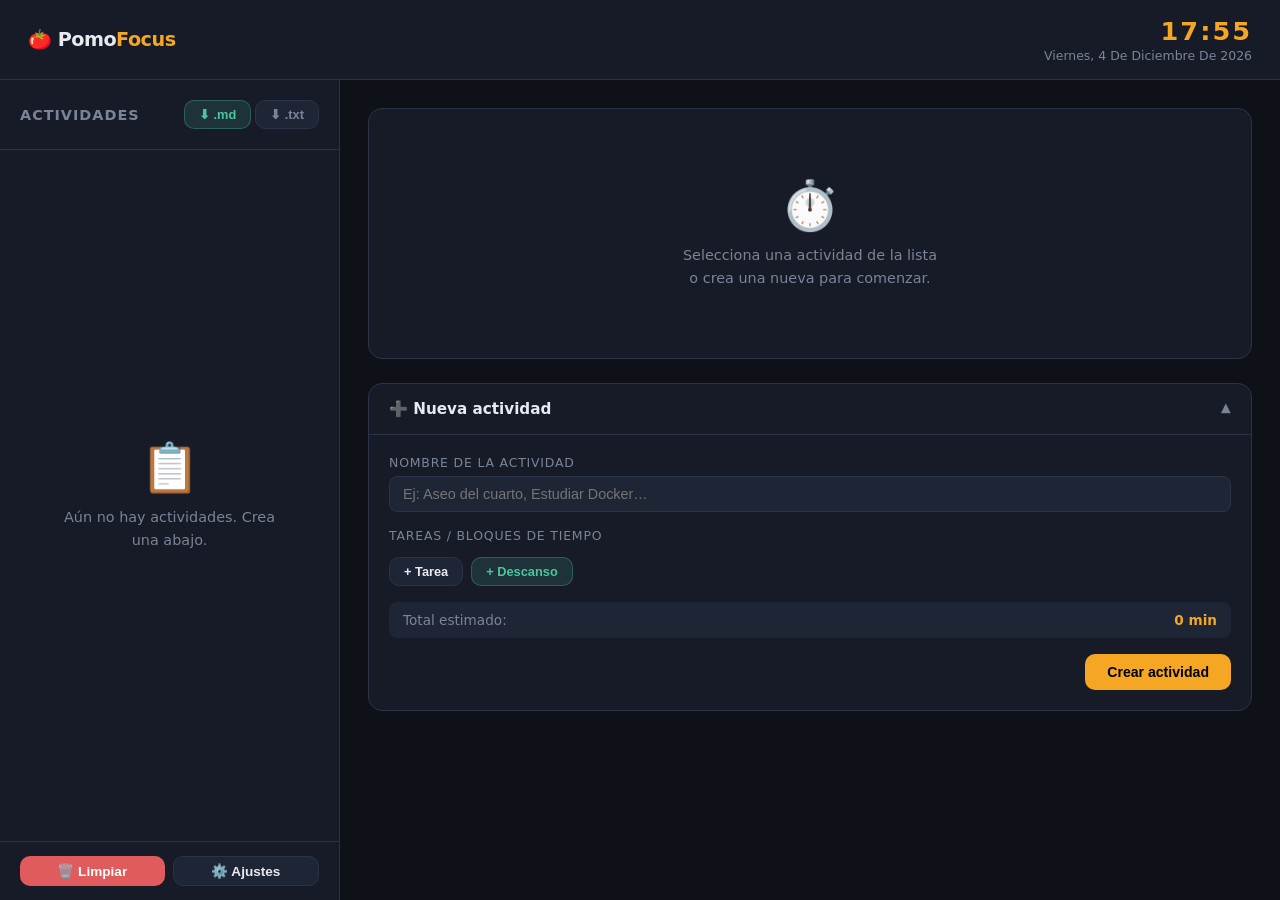
<file: index.html>
<!DOCTYPE html>
<html lang="es">
<head>
<meta charset="UTF-8">
<meta name="viewport" content="width=device-width, initial-scale=1.0">
<title>Planificador Pomodoro</title>
<link rel="manifest" href="manifest.json">
<link rel="icon" type="image/png" href="icon-192.png">
<meta name="theme-color" content="#f5a623">
<link rel="apple-touch-icon" href="icon-192.png">
<link rel="stylesheet" href="styles.css">
</head>
<body>

<header>
  <div class="logo">🍅 Pomo<span>Focus</span></div>
  <div class="datetime">
    <div class="time" id="clock">--:--</div>
    <div class="date" id="dateDisplay"></div>
  </div>
</header>

<div class="app">

  <!-- SIDEBAR -->
  <aside class="sidebar">
    <div class="sidebar-header">
      <h2>Actividades</h2>
      <div class="export-btns">
        <button class="btn btn-small btn-md" onclick="exportActivities('md')" title="Exportar como Markdown">⬇ .md</button>
        <button class="btn btn-small btn-txt" onclick="exportActivities('txt')" title="Exportar como texto plano">⬇ .txt</button>
      </div>
    </div>
    <div class="activity-list" id="activityList">
      <div class="empty-state" id="sidebarEmpty">
        <div class="icon">📋</div>
        <p>Aún no hay actividades. Crea una abajo.</p>
      </div>
    </div>

    <div class="sidebar-footer">
      <button class="btn btn-small btn-danger" onclick="clearAllActivities()">🗑️ Limpiar</button>
      <button class="btn btn-small btn-secondary" onclick="toggleAudioSettings()">⚙️ Ajustes</button>
    </div>
    
  </aside>

  <!-- MAIN -->
  <main class="main">

    <!-- TIMER PANEL -->
    <section class="timer-panel" id="timerPanel">

      <div class="empty-state" id="timerEmpty">
        <div class="icon">⏱️</div>
        <p>Selecciona una actividad de la lista<br>o crea una nueva para comenzar.</p>
      </div>

      <!-- FIX #1: eliminado display:none duplicado; ahora oculto solo con id, controlado por JS -->
      <div id="timerActive" style="display:none; width:100%; flex-direction:column; align-items:center; gap:16px;">

        <div style="text-align:center;">
          <div class="act-title" id="timerActTitle">—</div>
          <div class="task-name" id="timerTaskName">—</div>
        </div>

        <div class="ring-wrap">
          <svg viewBox="0 0 180 180" width="180" height="180">
            <circle class="ring-bg" cx="90" cy="90" r="80"/>
            <circle class="ring-fg" id="ringFg" cx="90" cy="90" r="80"
              stroke-dasharray="502.65"
              stroke-dashoffset="0"
              stroke="var(--accent)"/>
          </svg>
          <div class="ring-text">
            <div class="t-time" id="ringTime">00:00</div>
            <div class="t-label" id="ringLabel">listo</div>
          </div>
        </div>

        <div class="progress-bar-wrap">
          <div class="progress-steps" id="progressSteps"></div>
        </div>

        <div class="timer-controls">
          <button class="btn btn-primary" id="btnPlay" onclick="playPause()">▶ Iniciar</button>
          <button class="btn btn-secondary" id="btnNext" onclick="nextTask()">Siguiente ›</button>
          <button class="btn btn-secondary btn-small" onclick="resetTimer()">↺</button>
        </div>

        <div id="completeBadge" style="display:none;">
          <div class="complete-badge">✅ Actividad completada</div>
        </div>

      </div>
    </section>

    <!-- CREATE FORM -->
    <section class="create-panel">
      <div class="create-panel-header" onclick="toggleForm()">
        <h3>➕ Nueva actividad</h3>
        <span class="chevron open" id="chevron">▼</span>
      </div>
      <div class="create-panel-body" id="formBody">
        <div class="field">
          <label>Nombre de la actividad</label>
          <input type="text" id="actName" placeholder="Ej: Aseo del cuarto, Estudiar Docker…">
        </div>
        <div class="field">
          <label>Tareas / bloques de tiempo</label>
          <div class="tasks-builder" id="taskRows"></div>
          <div class="add-task-btns" style="margin-top:8px;">
            <button class="btn btn-secondary btn-small" onclick="addTaskRow(false)">+ Tarea</button>
            <button class="btn btn-small btn-md" onclick="addTaskRow(true)">+ Descanso</button>
          </div>
        </div>
        <div class="total-preview" id="totalPreview">
          Total estimado: <span>0 min</span>
        </div>
        <button class="btn btn-primary" onclick="createActivity()" style="align-self:flex-end;">Crear actividad</button>
      </div>
    </section>

  </main>
</div>

<div id="audioSettingsModal" class="settings-modal hidden">
  <div class="settings-content">
    <div class="settings-header">
      <h3>⚙️ Audio y Alarmas</h3>
      <button class="close-btn" onclick="toggleAudioSettings()">✕</button>
    </div>
    <div class="settings-body">
      <div class="field">
        <label>Volumen general</label>
        <input type="range" id="volSlider" min="0" max="1" step="0.1" value="0.8" onchange="updateVolume(this.value)">
      </div>
      <div class="field">
        <label>Tipo de Alarma</label>
        <select id="soundTypeSel" class="custom-select" onchange="changeSoundType(this.value)">
          <option value="default">Sonidos por defecto</option>
          <option value="custom">Sonido personalizado</option>
        </select>
      </div>
      <div class="field" id="customSoundField" style="display:none;">
        <label>Seleccionar archivo de audio</label>
        <input type="file" id="audioFileInput" accept="audio/*" onchange="handleFileUpload(event)" style="font-size:0.8rem; padding:4px;">
        <small style="color:var(--muted); font-size:0.75rem; display:block; margin-top:6px;">El audio se codificará y guardará en tu navegador.</small>
      </div>
    </div>
  </div>
</div>

<div id="editActivityModal" class="settings-modal hidden">
  <div class="settings-content" style="max-width: 420px;">
    <div class="settings-header">
      <h3>✏️ Editar Actividad</h3>
      <button class="close-btn" onclick="closeEditModal()">✕</button>
    </div>
    <div class="settings-body" style="max-height: 75vh; overflow-y: auto;">
      <input type="hidden" id="editActIndex">
      <div class="field">
        <label>Nombre de la actividad</label>
        <input type="text" id="editActName">
      </div>
      <div class="field">
        <label>Tareas y tiempos</label>
        <div class="tasks-builder" id="editTaskRows"></div>
        <div class="add-task-btns" style="margin-top:8px;">
          <button class="btn btn-secondary btn-small" onclick="addEditTaskRow(false)">+ Tarea</button>
          <button class="btn btn-small btn-md" onclick="addEditTaskRow(true)">+ Descanso</button>
        </div>
      </div>
      <div class="total-preview">
        Total recalculado: <span id="editTotalSpan" style="color:var(--accent); font-weight:700;">0 min</span>
      </div>
      <button class="btn btn-primary" onclick="saveActivityEdit()" style="margin-top: 4px;">Guardar Cambios</button>
    </div>
  </div>
</div>
<script src="app.js"></script>
</body>
</html>
</file>
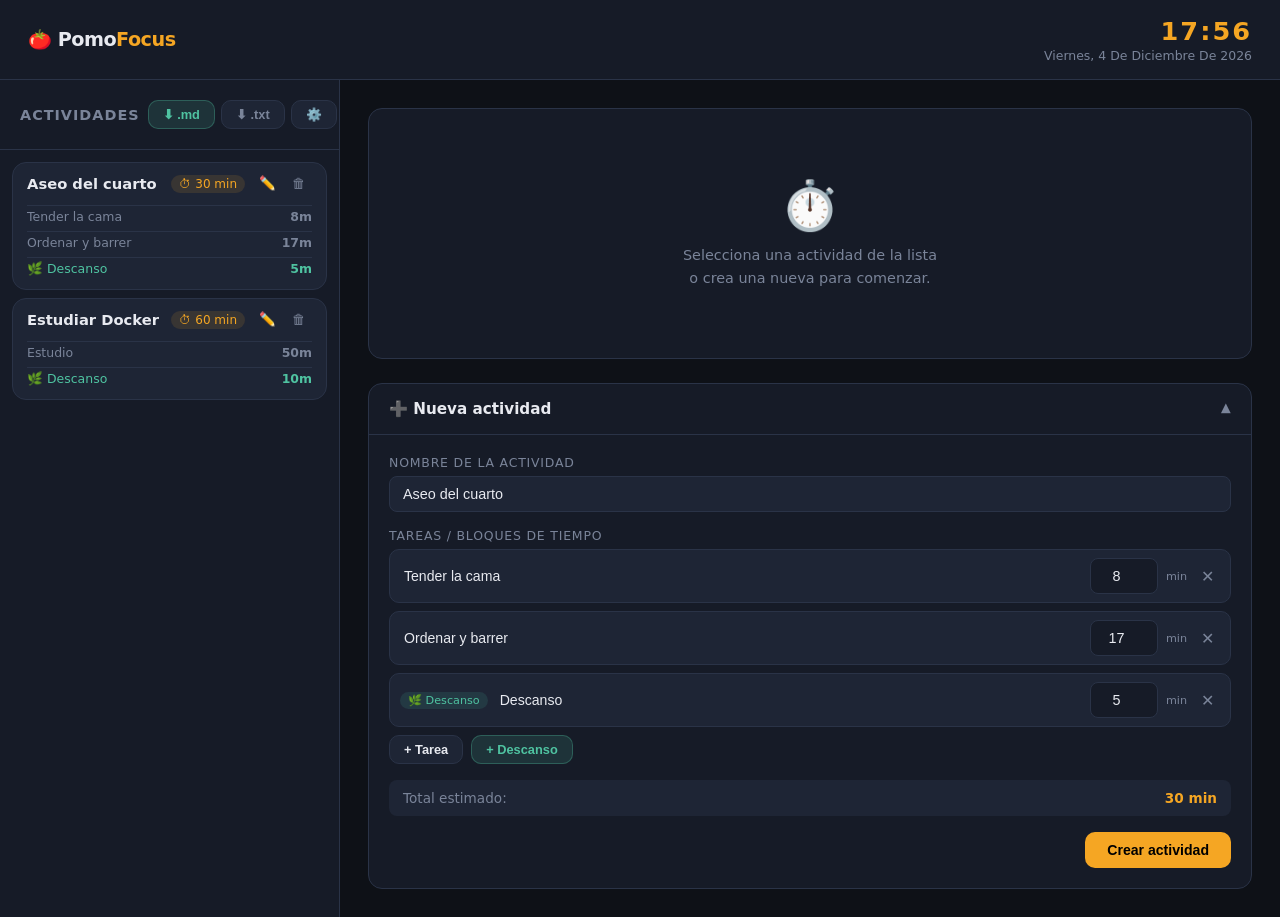
<file: pomofocus.html>
<!DOCTYPE html>
<html lang="es">
<head>
<meta charset="UTF-8">
<meta name="viewport" content="width=device-width, initial-scale=1.0">
<title>Planificador Pomodoro</title>
<link rel="manifest" href="manifest.json">
<link rel="icon" type="image/png" href="icon-192.png">
<meta name="theme-color" content="#f5a623">
<link rel="apple-touch-icon" href="icon-192.png">
<style>
  * { margin: 0; padding: 0; box-sizing: border-box; }
  :root {
    --bg:      #0e1117;
    --surface: #161b27;
    --card:    #1e2535;
    --border:  #2a3347;
    --accent:  #f5a623;
    --accent2: #e05c5c;
    --rest:    #4fc3a1;
    --text:    #e8eaf0;
    --muted:   #7a8499;
    --radius:  14px;
  }
  body { background:var(--bg); color:var(--text); font-family:'Segoe UI',system-ui,sans-serif; min-height:100vh; display:flex; flex-direction:column; }

  /* HEADER */
  header { background:var(--surface); border-bottom:1px solid var(--border); padding:16px 28px; display:flex; align-items:center; justify-content:space-between; flex-wrap:wrap; gap:12px; }
  .logo { font-size:1.2rem; font-weight:700; letter-spacing:-0.5px; }
  .logo span { color:var(--accent); }
  .datetime { text-align:right; }
  .datetime .time { font-size:1.6rem; font-weight:700; letter-spacing:2px; color:var(--accent); }
  .datetime .date { font-size:0.78rem; color:var(--muted); margin-top:2px; text-transform:capitalize; }

  /* LAYOUT */
  .app { display:flex; flex:1; min-height:0; }

  /* SIDEBAR */
  .sidebar { width:340px; min-width:280px; background:var(--surface); border-right:1px solid var(--border); display:flex; flex-direction:column; overflow:hidden; }
  .sidebar-header { padding:20px; border-bottom:1px solid var(--border); display:flex; justify-content:space-between; align-items:center; gap:8px; }
  .sidebar-header h2 { font-size:0.9rem; font-weight:600; color:var(--muted); text-transform:uppercase; letter-spacing:1px; }
  .export-btns { display:flex; gap:6px; flex-shrink:0; }

  .activity-list { flex:1; overflow-y:auto; padding:12px; display:flex; flex-direction:column; gap:8px; }
  .activity-list::-webkit-scrollbar { width:4px; }
  .activity-list::-webkit-scrollbar-track { background:transparent; }
  .activity-list::-webkit-scrollbar-thumb { background:var(--border); border-radius:4px; }

  .activity-card { background:var(--card); border:1px solid var(--border); border-radius:var(--radius); overflow:hidden; transition:border-color .2s; }
  .activity-card:hover { border-color:var(--accent); }
  .activity-card.active { border-color:var(--accent); }

  .activity-card-head { padding:12px 14px; display:flex; justify-content:space-between; align-items:flex-start; gap:8px; }
  .activity-card-head .name { font-size:0.92rem; font-weight:600; cursor:pointer; flex:1; }
  .activity-card-head .total { font-size:0.75rem; color:var(--accent); background:rgba(245,166,35,.12); border-radius:20px; padding:2px 8px; white-space:nowrap; flex-shrink:0; }
  .delete-btn { background:none; border:none; cursor:pointer; color:var(--muted); font-size:0.85rem; padding:2px 6px; border-radius:6px; transition:color .15s, background .15s; flex-shrink:0; line-height:1; }
  .delete-btn:hover { color:var(--accent2); background:rgba(224,92,92,.12); }

  .activity-card-tasks { padding:0 14px 10px; display:flex; flex-direction:column; gap:4px; cursor:pointer; }
  .task-pill { display:flex; justify-content:space-between; align-items:center; font-size:0.78rem; color:var(--muted); padding:3px 0; border-top:1px solid var(--border); }
  .task-pill.is-rest { color:var(--rest); }
  .task-pill .pill-min { font-weight:600; }

  /* MAIN */
  .main { flex:1; display:flex; flex-direction:column; overflow-y:auto; padding:28px; gap:24px; }

  /* TIMER PANEL */
  .timer-panel { background:var(--surface); border:1px solid var(--border); border-radius:var(--radius); padding:28px; display:flex; flex-direction:column; align-items:center; gap:18px; }
  .timer-panel .act-title { font-size:1.1rem; font-weight:700; }
  .timer-panel .task-name { font-size:0.88rem; color:var(--muted); }

  .ring-wrap { position:relative; width:180px; height:180px; }
  .ring-wrap svg { transform:rotate(-90deg); }
  .ring-bg { fill:none; stroke:var(--border); stroke-width:10; }
  .ring-fg { fill:none; stroke-width:10; stroke-linecap:round; transition:stroke-dashoffset .5s linear, stroke .4s; }
  .ring-text { position:absolute; inset:0; display:flex; flex-direction:column; align-items:center; justify-content:center; gap:2px; }
  .ring-text .t-time { font-size:2.4rem; font-weight:700; letter-spacing:2px; }
  .ring-text .t-label { font-size:0.7rem; color:var(--muted); text-transform:uppercase; letter-spacing:1px; }

  .timer-controls { display:flex; gap:10px; }
  .btn { border:none; cursor:pointer; border-radius:10px; font-size:0.88rem; font-weight:600; padding:10px 22px; transition:opacity .15s, transform .1s; }
  .btn:hover { opacity:.85; }
  .btn:active { transform:scale(.96); }
  .btn:disabled { opacity:.35; cursor:not-allowed; }
  .btn-primary { background:var(--accent); color:#000; }
  .btn-secondary { background:var(--card); color:var(--text); border:1px solid var(--border); }
  .btn-danger { background:var(--accent2); color:#fff; }
  .btn-small { padding:6px 14px; font-size:0.8rem; }
  .btn-md { background:rgba(79,195,161,.15); color:var(--rest); border:1px solid rgba(79,195,161,.3); }
  .btn-txt { background:var(--card); color:var(--muted); border:1px solid var(--border); }

  .progress-bar-wrap { width:100%; }
  .progress-steps { display:flex; gap:4px; width:100%; }
  .prog-step { flex:1; height:5px; border-radius:4px; background:var(--border); transition:background .3s; }
  .prog-step.done { background:var(--accent); }
  .prog-step.active { background:var(--accent); opacity:.5; }
  .prog-step.is-rest.done { background:var(--rest); }
  .prog-step.is-rest.active { background:var(--rest); opacity:.5; }

  /* CREATE FORM */
  .create-panel { background:var(--surface); border:1px solid var(--border); border-radius:var(--radius); overflow:hidden; }
  .create-panel-header { padding:16px 20px; border-bottom:1px solid var(--border); display:flex; justify-content:space-between; align-items:center; cursor:pointer; user-select:none; }
  .create-panel-header h3 { font-size:0.95rem; font-weight:600; }
  .chevron { transition:transform .2s; font-size:0.8rem; color:var(--muted); }
  .chevron.open { transform:rotate(180deg); }
  .create-panel-body { padding:20px; display:flex; flex-direction:column; gap:16px; }
  .create-panel-body.hidden { display:none; }

  .field label { display:block; font-size:0.78rem; color:var(--muted); margin-bottom:6px; text-transform:uppercase; letter-spacing:.8px; }
  input[type="text"], input[type="number"] { background:var(--card); border:1px solid var(--border); border-radius:8px; color:var(--text); padding:9px 13px; font-size:0.9rem; outline:none; width:100%; transition:border-color .2s; }
  input:focus { border-color:var(--accent); }

  .tasks-builder { display:flex; flex-direction:column; gap:8px; }
  .task-row { display:flex; gap:8px; align-items:center; background:var(--card); border:1px solid var(--border); border-radius:10px; padding:8px 10px; }
  .task-row input[type="text"] { flex:1; border:none; background:transparent; padding:4px 6px; }
  .task-row input[type="text"]:focus { border:none; box-shadow:none; }
  .task-row .min-input { width:68px; flex-shrink:0; text-align:center; border:1px solid var(--border); background:var(--surface); }
  .task-row .rest-tag { font-size:0.7rem; color:var(--rest); background:rgba(79,195,161,.12); border-radius:20px; padding:2px 8px; white-space:nowrap; }
  .task-row .remove-btn { background:none; border:none; color:var(--muted); cursor:pointer; font-size:1rem; padding:2px 6px; }
  .task-row .remove-btn:hover { color:var(--accent2); }

  .add-task-btns { display:flex; gap:8px; }
  .total-preview { font-size:0.85rem; color:var(--muted); padding:10px 14px; background:var(--card); border-radius:8px; display:flex; justify-content:space-between; }
  .total-preview span { color:var(--accent); font-weight:700; }

  /* EMPTY / COMPLETE */
  .empty-state { flex:1; display:flex; flex-direction:column; align-items:center; justify-content:center; color:var(--muted); gap:10px; padding:40px; text-align:center; }
  .empty-state .icon { font-size:3rem; }
  .empty-state p { font-size:0.9rem; max-width:280px; line-height:1.6; }
  .complete-badge { display:inline-flex; align-items:center; gap:6px; background:rgba(79,195,161,.15); color:var(--rest); border-radius:20px; padding:6px 16px; font-size:0.88rem; font-weight:600; }

  @media (max-width:700px) {
    .sidebar { width:100%; min-width:unset; border-right:none; border-bottom:1px solid var(--border); max-height:240px; }
    .app { flex-direction:column; }
    .main { padding:16px; }
  }
  /* MODAL CONFIGURACION DE SONIDO */
  .settings-modal { position:fixed; inset:0; background:rgba(0,0,0,0.6); display:flex; align-items:center; justify-content:center; z-index:100; backdrop-filter:blur(3px); }
  .settings-modal.hidden { display:none; }
  .settings-content { background:var(--surface); border:1px solid var(--border); border-radius:var(--radius); width:90%; max-width:350px; overflow:hidden; box-shadow:0 10px 30px rgba(0,0,0,0.5); }
  .settings-header { padding:16px 20px; border-bottom:1px solid var(--border); display:flex; justify-content:space-between; align-items:center; }
  .settings-header h3 { font-size:0.95rem; font-weight:600; }
  .close-btn { background:none; border:none; color:var(--muted); font-size:1.1rem; cursor:pointer; }
  .close-btn:hover { color:var(--accent2); }
  .settings-body { padding:20px; display:flex; flex-direction:column; gap:16px; }
  input[type="range"] { width:100%; accent-color:var(--accent); cursor:pointer; }
  select.custom-select { width:100%; padding:9px 12px; background:var(--card); color:var(--text); border:1px solid var(--border); border-radius:8px; outline:none; font-size:0.9rem; }
  select.custom-select:focus { border-color:var(--accent); }
</style>
</head>
<body>

<header>
  <div class="logo">🍅 Pomo<span>Focus</span></div>
  <div class="datetime">
    <div class="time" id="clock">--:--</div>
    <div class="date" id="dateDisplay"></div>
  </div>
</header>

<div class="app">

  <!-- SIDEBAR -->
  <aside class="sidebar">
    <div class="sidebar-header">
      <h2>Actividades</h2>
      <div class="export-btns">
        <button class="btn btn-small btn-md" onclick="exportActivities('md')" title="Exportar como Markdown">⬇ .md</button>
        <button class="btn btn-small btn-txt" onclick="exportActivities('txt')" title="Exportar como texto plano">⬇ .txt</button>
        <button class="btn btn-small btn-secondary" onclick="toggleAudioSettings()" title="Configuración de sonido">⚙️</button>
      </div>
    </div>
    <div class="activity-list" id="activityList">
      <div class="empty-state" id="sidebarEmpty">
        <div class="icon">📋</div>
        <p>Aún no hay actividades. Crea una abajo.</p>
      </div>
    </div>
  </aside>

  <!-- MAIN -->
  <main class="main">

    <!-- TIMER PANEL -->
    <section class="timer-panel" id="timerPanel">

      <div class="empty-state" id="timerEmpty">
        <div class="icon">⏱️</div>
        <p>Selecciona una actividad de la lista<br>o crea una nueva para comenzar.</p>
      </div>

      <!-- FIX #1: eliminado display:none duplicado; ahora oculto solo con id, controlado por JS -->
      <div id="timerActive" style="display:none; width:100%; flex-direction:column; align-items:center; gap:16px;">

        <div style="text-align:center;">
          <div class="act-title" id="timerActTitle">—</div>
          <div class="task-name" id="timerTaskName">—</div>
        </div>

        <div class="ring-wrap">
          <svg viewBox="0 0 180 180" width="180" height="180">
            <circle class="ring-bg" cx="90" cy="90" r="80"/>
            <circle class="ring-fg" id="ringFg" cx="90" cy="90" r="80"
              stroke-dasharray="502.65"
              stroke-dashoffset="0"
              stroke="var(--accent)"/>
          </svg>
          <div class="ring-text">
            <div class="t-time" id="ringTime">00:00</div>
            <div class="t-label" id="ringLabel">listo</div>
          </div>
        </div>

        <div class="progress-bar-wrap">
          <div class="progress-steps" id="progressSteps"></div>
        </div>

        <div class="timer-controls">
          <button class="btn btn-primary" id="btnPlay" onclick="playPause()">▶ Iniciar</button>
          <button class="btn btn-secondary" id="btnNext" onclick="nextTask()">Siguiente ›</button>
          <button class="btn btn-secondary btn-small" onclick="resetTimer()">↺</button>
        </div>

        <div id="completeBadge" style="display:none;">
          <div class="complete-badge">✅ Actividad completada</div>
        </div>

      </div>
    </section>

    <!-- CREATE FORM -->
    <section class="create-panel">
      <div class="create-panel-header" onclick="toggleForm()">
        <h3>➕ Nueva actividad</h3>
        <span class="chevron open" id="chevron">▼</span>
      </div>
      <div class="create-panel-body" id="formBody">
        <div class="field">
          <label>Nombre de la actividad</label>
          <input type="text" id="actName" placeholder="Ej: Aseo del cuarto, Estudiar Docker…">
        </div>
        <div class="field">
          <label>Tareas / bloques de tiempo</label>
          <div class="tasks-builder" id="taskRows"></div>
          <div class="add-task-btns" style="margin-top:8px;">
            <button class="btn btn-secondary btn-small" onclick="addTaskRow(false)">+ Tarea</button>
            <button class="btn btn-small btn-md" onclick="addTaskRow(true)">+ Descanso</button>
          </div>
        </div>
        <div class="total-preview" id="totalPreview">
          Total estimado: <span>0 min</span>
        </div>
        <button class="btn btn-primary" onclick="createActivity()" style="align-self:flex-end;">Crear actividad</button>
      </div>
    </section>

  </main>
</div>

<div id="audioSettingsModal" class="settings-modal hidden">
  <div class="settings-content">
    <div class="settings-header">
      <h3>⚙️ Audio y Alarmas</h3>
      <button class="close-btn" onclick="toggleAudioSettings()">✕</button>
    </div>
    <div class="settings-body">
      <div class="field">
        <label>Volumen general</label>
        <input type="range" id="volSlider" min="0" max="1" step="0.1" value="0.8" onchange="updateVolume(this.value)">
      </div>
      <div class="field">
        <label>Tipo de Alarma</label>
        <select id="soundTypeSel" class="custom-select" onchange="changeSoundType(this.value)">
          <option value="default">Sonidos por defecto</option>
          <option value="custom">Sonido personalizado</option>
        </select>
      </div>
      <div class="field" id="customSoundField" style="display:none;">
        <label>Seleccionar archivo de audio</label>
        <input type="file" id="audioFileInput" accept="audio/*" onchange="handleFileUpload(event)" style="font-size:0.8rem; padding:4px;">
        <small style="color:var(--muted); font-size:0.75rem; display:block; margin-top:6px;">El audio se codificará y guardará en tu navegador.</small>
      </div>
    </div>
  </div>
</div>

<div id="editActivityModal" class="settings-modal hidden">
  <div class="settings-content" style="max-width: 420px;">
    <div class="settings-header">
      <h3>✏️ Editar Actividad</h3>
      <button class="close-btn" onclick="closeEditModal()">✕</button>
    </div>
    <div class="settings-body" style="max-height: 75vh; overflow-y: auto;">
      <input type="hidden" id="editActIndex">
      <div class="field">
        <label>Nombre de la actividad</label>
        <input type="text" id="editActName">
      </div>
      <div class="field">
        <label>Tareas y tiempos</label>
        <div class="tasks-builder" id="editTaskRows"></div>
        <div class="add-task-btns" style="margin-top:8px;">
          <button class="btn btn-secondary btn-small" onclick="addEditTaskRow(false)">+ Tarea</button>
          <button class="btn btn-small btn-md" onclick="addEditTaskRow(true)">+ Descanso</button>
        </div>
      </div>
      <div class="total-preview">
        Total recalculado: <span id="editTotalSpan" style="color:var(--accent); font-weight:700;">0 min</span>
      </div>
      <button class="btn btn-primary" onclick="saveActivityEdit()" style="margin-top: 4px;">Guardar Cambios</button>
    </div>
  </div>
</div>

<script>

// ── SERVICE WORKER REGISTRATION ────────────────────────
if ('serviceWorker' in navigator) {
  window.addEventListener('load', () => {
    navigator.serviceWorker.register('./sw.js')
      .then(reg => console.log('✅ Service Worker registrado con éxito.', reg.scope))
      .catch(err => console.warn('⚠️ Error al registrar el Service Worker', err));
  });
}

// ── STATE ──────────────────────────────────────────────
let activities = [];
let activeIdx  = null;
let taskIdx    = 0;
let remaining  = 0;
let totalSecs  = 0;
let running    = false;
let timerID    = null;

// ── AUDIO ENGINE (NIVEL EXPERTO) ───────────────────────
const AudioEngine = {
  volume: 0.8,
  soundType: 'default', // 'default', 'custom'
  customAudioData: null,
  isNativeAndroid: false, // Flag preparado para futuro puente nativo (WebView)

  init() {
    // Recuperar preferencias guardadas en el navegador
    this.volume = parseFloat(localStorage.getItem('pomo_volume')) || 0.8;
    this.soundType = localStorage.getItem('pomo_soundType') || 'default';
    this.customAudioData = localStorage.getItem('pomo_customAudio') || null;
    
    // Detección futura para entorno Android (Inyección de interfaz)
    if (window.AndroidNativeBridge) {
      this.isNativeAndroid = true;
    }
  },

  playAlert(isRest) {
    if (this.isNativeAndroid) {
      // Futuro: Llamar a la API nativa de Android
      // window.AndroidNativeBridge.triggerNativeAlarm(isRest);
      console.log("📱 [Nativo] Reproduciendo alarma desde SO Android");
      return;
    }

    // Entorno actual: Ejecución Web
    let src = '';
    if (this.soundType === 'custom' && this.customAudioData) {
      src = this.customAudioData;
    } else {
      // Sonidos por defecto
      src = isRest 
        ? 'https://actions.google.com/sounds/v1/water/water_drop.ogg' 
        : 'https://actions.google.com/sounds/v1/alarms/beep_short.ogg'; 
    }

    const audio = new Audio(src);
    audio.volume = this.volume;
    
    audio.play().catch(err => {
      console.warn("El navegador bloqueó el audio automático. Requiere interacción previa.", err);
    });
  }
};

// Inicializar el motor
AudioEngine.init();

// ── CLOCK ──────────────────────────────────────────────
const DAYS   = ['domingo','lunes','martes','miércoles','jueves','viernes','sábado'];
const MONTHS = ['enero','febrero','marzo','abril','mayo','junio','julio','agosto','septiembre','octubre','noviembre','diciembre'];

function updateClock() {
  const now = new Date();
  const h = String(now.getHours()).padStart(2,'0');
  const m = String(now.getMinutes()).padStart(2,'0');
  document.getElementById('clock').textContent = `${h}:${m}`;
  const day = DAYS[now.getDay()];
  const mon = MONTHS[now.getMonth()];
  document.getElementById('dateDisplay').textContent =
    `${day}, ${now.getDate()} de ${mon} de ${now.getFullYear()}`;
}
updateClock();
setInterval(updateClock, 1000);

// ── FORM TOGGLE ────────────────────────────────────────
let formOpen = true;
function toggleForm() {
  formOpen = !formOpen;
  document.getElementById('formBody').classList.toggle('hidden', !formOpen);
  document.getElementById('chevron').classList.toggle('open', formOpen);
}

// ── TASK ROWS ──────────────────────────────────────────
let rowCount = 0;
function addTaskRow(isRest = false) {
  rowCount++;
  const id  = 'row_' + rowCount;
  const div = document.createElement('div');
  div.className    = 'task-row';
  div.dataset.id   = id;
  div.dataset.rest = isRest ? '1' : '0';
  div.innerHTML = `
    ${isRest ? '<span class="rest-tag">🌿 Descanso</span>' : ''}
    <input type="text" placeholder="${isRest ? 'Descanso' : 'Nombre de la tarea'}"
      value="${isRest ? 'Descanso' : ''}"
      style="flex:1;border:none;background:transparent;color:var(--text);font-size:.88rem;padding:2px 4px;outline:none;">
    <input type="number" class="min-input" min="1" max="180" value="${isRest ? 5 : 25}" title="Minutos">
    <span style="font-size:.7rem;color:var(--muted);flex-shrink:0;">min</span>
    <button class="remove-btn" onclick="removeRow('${id}')">✕</button>
  `;
  document.getElementById('taskRows').appendChild(div);
  div.querySelector('input[type="number"]').addEventListener('input', updateTotal);
  updateTotal();
}

function removeRow(id) {
  const el = document.querySelector(`[data-id="${id}"]`);
  if (el) el.remove();
  updateTotal();
}

function updateTotal() {
  let total = 0;
  document.querySelectorAll('#taskRows .task-row').forEach(row => {
    total += parseFloat(row.querySelector('input[type="number"]').value) || 0;
  });
  document.querySelector('#totalPreview span').textContent = total + ' min';
}

// ── CREATE ─────────────────────────────────────────────
function createActivity() {
  const name = document.getElementById('actName').value.trim();
  if (!name) { alert('Escribe el nombre de la actividad.'); return; }
  const rows = document.querySelectorAll('#taskRows .task-row');
  if (!rows.length) { alert('Agrega al menos una tarea.'); return; }

  const tasks = [];
  rows.forEach(row => {
    const label = row.querySelector('input[type="text"]').value.trim() || 'Tarea';
    const mins  = parseFloat(row.querySelector('input[type="number"]').value) || 1;
    const rest  = row.dataset.rest === '1';
    tasks.push({ label, mins, rest });
  });

  const total = tasks.reduce((s, t) => s + t.mins, 0);
  activities.push({ id: Date.now(), name, tasks, total });
  renderSidebar();

  document.getElementById('actName').value = '';
  document.getElementById('taskRows').innerHTML = '';
  rowCount = 0;
  updateTotal();

  loadActivity(activities.length - 1);
}

// ── SIDEBAR ────────────────────────────────────────────
function renderSidebar() {
  const list = document.getElementById('activityList');
  document.getElementById('sidebarEmpty').style.display = activities.length ? 'none' : 'flex';
  list.querySelectorAll('.activity-card').forEach(c => c.remove());

  activities.forEach((act, i) => {
    const card = document.createElement('div');
    card.className = 'activity-card' + (activeIdx === i ? ' active' : '');

    const tasksHTML = act.tasks.map(t => `
      <div class="task-pill${t.rest ? ' is-rest' : ''}">
        <span>${t.rest ? '🌿 ' : ''}${t.label}</span>
        <span class="pill-min">${t.mins}m</span>
      </div>`).join('');

    card.innerHTML = `
      <div class="activity-card-head">
        <span class="name" onclick="loadActivity(${i})">${act.name}</span>
        <span class="total">⏱ ${act.total} min</span>
        <div style="display:flex; gap:4px; flex-shrink:0;">
          <button class="delete-btn" onclick="openEditModal(${i})" title="Editar actividad">✏️</button>
          <button class="delete-btn" onclick="deleteActivity(${i})" title="Borrar actividad">🗑</button>
        </div>
      </div>
      <div class="activity-card-tasks" onclick="loadActivity(${i})">${tasksHTML}</div>
    `;
    list.appendChild(card);
  });
}

// ── LOAD ACTIVITY ──────────────────────────────────────
function loadActivity(idx) {
  stopTimer();
  activeIdx = idx;
  taskIdx   = 0;

  document.getElementById('timerEmpty').style.display      = 'none';
  // FIX #1: display correcto al mostrar el panel activo
  document.getElementById('timerActive').style.display     = 'flex';
  document.getElementById('completeBadge').style.display   = 'none';
  document.getElementById('btnPlay').disabled              = false;
  document.getElementById('btnNext').disabled              = false;

  renderSidebar();
  loadTask(0);
}

function loadTask(ti) {
  const act  = activities[activeIdx];
  if (!act) return;
  taskIdx   = ti;
  const task = act.tasks[ti];
  remaining  = task.mins * 60;
  totalSecs  = task.mins * 60;
  running    = false;

  document.getElementById('timerActTitle').textContent = act.name;
  document.getElementById('timerTaskName').textContent =
    `${ti + 1}/${act.tasks.length} · ${task.rest ? '🌿 ' : ''}${task.label}`;
  // FIX #4: texto del botón siempre consistente al cargar tarea
  document.getElementById('btnPlay').textContent = '▶ Iniciar';
  document.getElementById('ringLabel').textContent = task.rest ? 'descanso' : 'listo';

  document.getElementById('ringFg').style.stroke = task.rest ? 'var(--rest)' : 'var(--accent)';
  updateRing(remaining, totalSecs);
  // FIX #3: actualizar progreso al cargar cada tarea
  updateProgressSteps();
}

// ── TIMER ──────────────────────────────────────────────
function playPause() {
  if (activeIdx === null) return;
  const act = activities[activeIdx];
  if (taskIdx >= act.tasks.length) return;

  running = !running;
  document.getElementById('btnPlay').textContent =
    running ? '⏸ Pausar' : '▶ Reanudar';
  document.getElementById('ringLabel').textContent = running
    ? (act.tasks[taskIdx].rest ? 'descanso' : 'enfocado')
    : 'pausado';

  // FIX #3: reflejar estado activo en la barra de progreso al iniciar/reanudar
  updateProgressSteps();

  if (running) {
    timerID = setInterval(tick, 1000);
  } else {
    clearInterval(timerID);
  }
}

function tick() {
  remaining--;
  updateRing(remaining, totalSecs);

  if (remaining <= 0) {
    clearInterval(timerID);
    running = false;
    const act = activities[activeIdx];
    
    // NUEVO: Identificar tarea actual y reproducir sonido correspondiente
    const currentTask = act.tasks[taskIdx];
    AudioEngine.playAlert(currentTask.rest);

    if (taskIdx + 1 < act.tasks.length) {
      loadTask(taskIdx + 1);
      setTimeout(() => playPause(), 600);
    } else {
      // FIX #2: estado de completado correcto al terminar la última tarea
      document.getElementById('ringLabel').textContent = '¡listo!';
      document.getElementById('btnPlay').textContent   = '▶ Iniciar';
      document.getElementById('btnPlay').disabled      = true;
      document.getElementById('btnNext').disabled      = true;
      document.getElementById('completeBadge').style.display = 'block';
      updateProgressSteps(true);
    }
  }
}

// FIX #2: nextTask muestra completado si ya no hay más tareas
function nextTask() {
  const act = activities[activeIdx];
  if (!act) return;
  stopTimer();

  if (taskIdx + 1 < act.tasks.length) {
    loadTask(taskIdx + 1);
  } else {
    // última tarea: marcar como completado
    document.getElementById('ringLabel').textContent = '¡listo!';
    document.getElementById('btnPlay').disabled      = true;
    document.getElementById('btnNext').disabled      = true;
    document.getElementById('completeBadge').style.display = 'block';
    updateProgressSteps(true);
  }
}

function resetTimer() {
  stopTimer();
  if (activeIdx !== null) {
    document.getElementById('completeBadge').style.display = 'none';
    document.getElementById('btnPlay').disabled  = false;
    document.getElementById('btnNext').disabled  = false;
    loadTask(taskIdx);
  }
}

// FIX #4: stopTimer también restaura texto del botón
function stopTimer() {
  clearInterval(timerID);
  running = false;
  const btn = document.getElementById('btnPlay');
  if (btn && !btn.disabled) btn.textContent = '▶ Iniciar';
}

// ── RING ───────────────────────────────────────────────
const CIRCUM = 2 * Math.PI * 80; // 502.65

function updateRing(rem, tot) {
  const frac   = tot > 0 ? rem / tot : 1;
  const offset = CIRCUM * (1 - frac);
  document.getElementById('ringFg').style.strokeDashoffset = offset;
  document.getElementById('ringTime').textContent = fmt(rem);
}

function fmt(s) {
  const m   = Math.floor(s / 60);
  const sec = s % 60;
  return `${String(m).padStart(2,'0')}:${String(sec).padStart(2,'0')}`;
}

// ── PROGRESS STEPS ─────────────────────────────────────
function updateProgressSteps(allDone = false) {
  const act = activities[activeIdx];
  if (!act) return;
  const container = document.getElementById('progressSteps');
  container.innerHTML = '';
  act.tasks.forEach((t, i) => {
    const div = document.createElement('div');
    div.className = 'prog-step' + (t.rest ? ' is-rest' : '');
    if      (allDone || i < taskIdx) div.classList.add('done');
    else if (i === taskIdx)          div.classList.add('active');
    div.title = `${t.label} · ${t.mins}m`;
    container.appendChild(div);
  });
}

// ── DELETE ─────────────────────────────────────────────
function deleteActivity(idx) {
  if (!confirm(`¿Borrar "${activities[idx].name}"?`)) return;
  stopTimer();
  activities.splice(idx, 1);

  if (activeIdx === idx) {
    activeIdx = null;
    document.getElementById('timerActive').style.display = 'none';
    document.getElementById('timerEmpty').style.display  = 'flex';
  } else if (activeIdx !== null && activeIdx > idx) {
    activeIdx--;
  }
  renderSidebar();
}

// ── EXPORT ─────────────────────────────────────────────
function exportActivities(format) {
  if (!activities.length) { alert('No hay actividades para exportar.'); return; }

  const now     = new Date();
  const dateStr = `${DAYS[now.getDay()]}, ${now.getDate()} de ${MONTHS[now.getMonth()]} de ${now.getFullYear()}`;
  const hh      = String(now.getHours()).padStart(2,'0');
  const mm      = String(now.getMinutes()).padStart(2,'0');
  const fecha   = `${now.getFullYear()}-${String(now.getMonth()+1).padStart(2,'0')}-${String(now.getDate()).padStart(2,'0')}`;

  let content = '';
  let grandTotal = 0;
  activities.forEach(a => { grandTotal += a.total; });

  if (format === 'md') {
    content += `# 📅 Registro del día — ${dateStr}\n`;
    content += `**Exportado:** ${hh}:${mm}\n\n---\n\n`;
    activities.forEach((act, i) => {
      content += `## ${i + 1}. ${act.name}  _(${act.total} min)_\n\n`;
      act.tasks.forEach(t => {
        content += `- ${t.rest ? '🌿' : '✅'} **${t.label}** — ${t.mins} min\n`;
      });
      content += `\n`;
    });
    content += `---\n\n**Total planificado:** ${grandTotal} min (${(grandTotal/60).toFixed(1)} h)\n`;
  } else {
    const sep = '─'.repeat(40);
    content += `REGISTRO DEL DÍA — ${dateStr.toUpperCase()}\n`;
    content += `Exportado: ${hh}:${mm}\n${sep}\n\n`;
    activities.forEach((act, i) => {
      content += `${i + 1}. ${act.name.toUpperCase()}  [${act.total} min]\n`;
      act.tasks.forEach(t => {
        content += `   ${t.rest ? '○' : '•'} ${t.label} — ${t.mins} min\n`;
      });
      content += `\n`;
    });
    content += `${sep}\nTOTAL: ${grandTotal} min (${(grandTotal/60).toFixed(1)} h)\n`;
  }

  const blob = new Blob([content], { type: 'text/plain;charset=utf-8' });
  const url  = URL.createObjectURL(blob);
  const a    = document.createElement('a');
  a.href     = url;
  a.download = `pomofocus-${fecha}.${format}`;
  a.click();
  URL.revokeObjectURL(url);
}

// ── EDIT ACTIVITY (NIVEL EXPERTO) ──────────────────────
function openEditModal(idx) {
  const act = activities[idx];
  if (!act) return;

  // Cargar datos básicos
  document.getElementById('editActIndex').value = idx;
  document.getElementById('editActName').value = act.name;
  
  // Limpiar y cargar filas de tareas
  const container = document.getElementById('editTaskRows');
  container.innerHTML = '';
  
  act.tasks.forEach(t => {
    addEditTaskRow(t.rest, t.label, t.mins);
  });
  
  updateEditTotal();
  document.getElementById('editActivityModal').classList.remove('hidden');
}

function closeEditModal() {
  document.getElementById('editActivityModal').classList.add('hidden');
}

function addEditTaskRow(isRest = false, labelVal = '', minsVal = '') {
  const div = document.createElement('div');
  div.className = 'task-row';
  div.dataset.rest = isRest ? '1' : '0';
  
  const defaultLabel = isRest ? 'Descanso' : '';
  const finalLabel = labelVal || defaultLabel;
  const finalMins = minsVal || (isRest ? 5 : 25);

  div.innerHTML = `
    ${isRest ? '<span class="rest-tag">🌿 Descanso</span>' : ''}
    <input type="text" placeholder="${isRest ? 'Descanso' : 'Nombre de la tarea'}"
      value="${finalLabel}"
      style="flex:1;border:none;background:transparent;color:var(--text);font-size:.88rem;padding:2px 4px;outline:none;">
    <input type="number" class="min-input edit-min-input" min="1" max="180" value="${finalMins}" title="Minutos">
    <span style="font-size:.7rem;color:var(--muted);flex-shrink:0;">min</span>
    <button class="remove-btn" onclick="this.parentElement.remove(); updateEditTotal();">✕</button>
  `;
  
  document.getElementById('editTaskRows').appendChild(div);
  
  // Escuchar cambios para recalcular el total dinámicamente
  div.querySelector('.edit-min-input').addEventListener('input', updateEditTotal);
  updateEditTotal();
}

function updateEditTotal() {
  let total = 0;
  document.querySelectorAll('#editTaskRows .task-row').forEach(row => {
    total += parseFloat(row.querySelector('.edit-min-input').value) || 0;
  });
  document.getElementById('editTotalSpan').textContent = total + ' min';
}

function saveActivityEdit() {
  const idx = parseInt(document.getElementById('editActIndex').value);
  const act = activities[idx];
  if (!act) return;

  const name = document.getElementById('editActName').value.trim();
  if (!name) { 
    alert('El nombre de la actividad no puede estar vacío.'); 
    return; 
  }

  const rows = document.querySelectorAll('#editTaskRows .task-row');
  if (!rows.length) { 
    alert('La actividad debe tener al menos una tarea.'); 
    return; 
  }

  const tasks = [];
  rows.forEach(row => {
    const label = row.querySelector('input[type="text"]').value.trim() || 'Tarea';
    const mins  = parseFloat(row.querySelector('.edit-min-input').value) || 1;
    const rest  = row.dataset.rest === '1';
    tasks.push({ label, mins, rest });
  });

  const total = tasks.reduce((s, t) => s + t.mins, 0);

  // Mutación del objeto original
  act.name = name;
  act.tasks = tasks;
  act.total = total;

  // Actualización de la interfaz
  renderSidebar();
  
  // Si la actividad editada es la que está en curso, recargarla para evitar desincronización
  if (activeIdx === idx) {
    // Validación de seguridad por si se eliminó la tarea que estaba activa
    if (taskIdx >= tasks.length) taskIdx = 0;
    
    // Detener temporizador actual y recargar datos frescos
    stopTimer();
    loadTask(taskIdx); 
  }

  closeEditModal();
}

// ── AUDIO UI CONTROLS ──────────────────────────────────
function toggleAudioSettings() {
  const modal = document.getElementById('audioSettingsModal');
  modal.classList.toggle('hidden');
  
  // Sincronizar UI con el estado del motor al abrir
  if (!modal.classList.contains('hidden')) {
    document.getElementById('volSlider').value = AudioEngine.volume;
    document.getElementById('soundTypeSel').value = AudioEngine.soundType;
    document.getElementById('customSoundField').style.display = AudioEngine.soundType === 'custom' ? 'block' : 'none';
  }
}

function updateVolume(val) {
  AudioEngine.volume = parseFloat(val);
  localStorage.setItem('pomo_volume', AudioEngine.volume);
  
  // Sonido de prueba para ajustar el volumen
  const testAudio = new Audio('https://actions.google.com/sounds/v1/water/water_drop.ogg');
  testAudio.volume = AudioEngine.volume;
  testAudio.play().catch(()=>{});
}

function changeSoundType(val) {
  AudioEngine.soundType = val;
  localStorage.setItem('pomo_soundType', val);
  document.getElementById('customSoundField').style.display = val === 'custom' ? 'block' : 'none';
}

function handleFileUpload(event) {
  const file = event.target.files[0];
  if (!file) return;

  // Validación de tamaño (Límite de 2MB para proteger el almacenamiento del navegador)
  const maxSize = 2 * 1024 * 1024; 
  if (file.size > maxSize) {
    alert('El archivo es demasiado grande. Por favor, elige un audio menor a 2MB.');
    event.target.value = ''; // Limpiar el input
    return;
  }

  const reader = new FileReader();
  
  reader.onload = function(e) {
    const base64Audio = e.target.result;
    
    try {
      // Guardar en almacenamiento local y actualizar el estado del motor
      localStorage.setItem('pomo_customAudio', base64Audio);
      AudioEngine.customAudioData = base64Audio;
      
      alert('✅ Sonido personalizado cargado y guardado correctamente.');
      
      // Reproducir una prueba del nuevo sonido con el volumen actual
      const testAudio = new Audio(base64Audio);
      testAudio.volume = AudioEngine.volume;
      testAudio.play().catch(err => console.warn("Prueba de audio bloqueada.", err));
      
    } catch (error) {
      console.error("Error al guardar en localStorage", error);
      alert('Error de almacenamiento. La memoria asignada por el navegador podría estar llena.');
    }
  };

  reader.onerror = function() {
    alert('Ocurrió un error al procesar el archivo de audio.');
  };

  // Ejecutar la conversión a formato Base64
  reader.readAsDataURL(file);
}

// ── DEMO DATA ──────────────────────────────────────────
(function loadExamples() {
  activities = [
    {
      id: 1,
      name: 'Aseo del cuarto',
      tasks: [
        { label: 'Tender la cama',  mins: 8,  rest: false },
        { label: 'Ordenar y barrer', mins: 17, rest: false },
        { label: 'Descanso',         mins: 5,  rest: true  },
      ],
      total: 30
    },
    {
      id: 2,
      name: 'Estudiar Docker',
      tasks: [
        { label: 'Estudio',  mins: 50, rest: false },
        { label: 'Descanso', mins: 10, rest: true  },
      ],
      total: 60
    }
  ];

  addTaskRow(false);
  addTaskRow(false);
  addTaskRow(true);

  const rows = document.querySelectorAll('#taskRows .task-row');
  if (rows[0]) {
    rows[0].querySelector('input[type="text"]').value   = 'Tender la cama';
    rows[0].querySelector('input[type="number"]').value = '8';
  }
  if (rows[1]) {
    rows[1].querySelector('input[type="text"]').value   = 'Ordenar y barrer';
    rows[1].querySelector('input[type="number"]').value = '17';
  }
  document.getElementById('actName').value = 'Aseo del cuarto';
  updateTotal();
  renderSidebar();
})();
</script>
</body>
</html>
</file>
<file: styles.css>
* { margin: 0; padding: 0; box-sizing: border-box; }
  :root {
    --bg:      #0e1117;
    --surface: #161b27;
    --card:    #1e2535;
    --border:  #2a3347;
    --accent:  #f5a623;
    --accent2: #e05c5c;
    --rest:    #4fc3a1;
    --text:    #e8eaf0;
    --muted:   #7a8499;
    --radius:  14px;
  }
  body { background:var(--bg); color:var(--text); font-family:'Segoe UI',system-ui,sans-serif; min-height:100vh; display:flex; flex-direction:column; }

  /* HEADER */
  header { background:var(--surface); border-bottom:1px solid var(--border); padding:16px 28px; display:flex; align-items:center; justify-content:space-between; flex-wrap:wrap; gap:12px; }
  .logo { font-size:1.2rem; font-weight:700; letter-spacing:-0.5px; }
  .logo span { color:var(--accent); }
  .datetime { text-align:right; }
  .datetime .time { font-size:1.6rem; font-weight:700; letter-spacing:2px; color:var(--accent); }
  .datetime .date { font-size:0.78rem; color:var(--muted); margin-top:2px; text-transform:capitalize; }

  /* LAYOUT */
  .app { display:flex; flex:1; min-height:0; }

  /* SIDEBAR */
  .sidebar { width:340px; min-width:280px; background:var(--surface); border-right:1px solid var(--border); display:flex; flex-direction:column; overflow:hidden; }
  .sidebar-header { padding:20px; border-bottom:1px solid var(--border); display:flex; justify-content:space-between; align-items:center; gap:8px; }
  .sidebar-header h2 { font-size:0.9rem; font-weight:600; color:var(--muted); text-transform:uppercase; letter-spacing:1px; }
  .sidebar-footer { padding:14px 20px; border-top:1px solid var(--border); display:flex; gap:8px; flex-shrink:0; background:var(--surface); }
  .sidebar-footer .btn { flex:1; display:flex; justify-content:center; align-items:center; gap:6px; font-size:0.85rem; }
  .export-btns { display:flex; gap:4px; flex-shrink:0; }

  .activity-list { flex:1; overflow-y:auto; padding:12px; display:flex; flex-direction:column; gap:8px; }
  .activity-list::-webkit-scrollbar { width:4px; }
  .activity-list::-webkit-scrollbar-track { background:transparent; }
  .activity-list::-webkit-scrollbar-thumb { background:var(--border); border-radius:4px; }

  .activity-card { background:var(--card); border:1px solid var(--border); border-radius:var(--radius); overflow:hidden; transition:border-color .2s; }
  .activity-card:hover { border-color:var(--accent); }
  .activity-card.active { border-color:var(--accent); }

  .activity-card-head { padding:12px 14px; display:flex; justify-content:space-between; align-items:flex-start; gap:8px; }
  .activity-card-head .name { font-size:0.92rem; font-weight:600; cursor:pointer; flex:1; }
  .activity-card-head .total { font-size:0.75rem; color:var(--accent); background:rgba(245,166,35,.12); border-radius:20px; padding:2px 8px; white-space:nowrap; flex-shrink:0; }
  .delete-btn { background:none; border:none; cursor:pointer; color:var(--muted); font-size:0.85rem; padding:2px 6px; border-radius:6px; transition:color .15s, background .15s; flex-shrink:0; line-height:1; }
  .delete-btn:hover { color:var(--accent2); background:rgba(224,92,92,.12); }

  .activity-card-tasks { padding:0 14px 10px; display:flex; flex-direction:column; gap:4px; cursor:pointer; }
  .task-pill { display:flex; justify-content:space-between; align-items:center; font-size:0.78rem; color:var(--muted); padding:3px 0; border-top:1px solid var(--border); }
  .task-pill.is-rest { color:var(--rest); }
  .task-pill .pill-min { font-weight:600; }

  /* MAIN */
  .main { flex:1; display:flex; flex-direction:column; overflow-y:auto; padding:28px; gap:24px; }

  /* TIMER PANEL */
  .timer-panel { background:var(--surface); border:1px solid var(--border); border-radius:var(--radius); padding:28px; display:flex; flex-direction:column; align-items:center; gap:18px; }
  .timer-panel .act-title { font-size:1.1rem; font-weight:700; }
  .timer-panel .task-name { font-size:0.88rem; color:var(--muted); }

  .ring-wrap { position:relative; width:180px; height:180px; }
  .ring-wrap svg { transform:rotate(-90deg); }
  .ring-bg { fill:none; stroke:var(--border); stroke-width:10; }
  .ring-fg { fill:none; stroke-width:10; stroke-linecap:round; transition:stroke-dashoffset .5s linear, stroke .4s; }
  .ring-text { position:absolute; inset:0; display:flex; flex-direction:column; align-items:center; justify-content:center; gap:2px; }
  .ring-text .t-time { font-size:2.4rem; font-weight:700; letter-spacing:2px; }
  .ring-text .t-label { font-size:0.7rem; color:var(--muted); text-transform:uppercase; letter-spacing:1px; }

  .timer-controls { display:flex; gap:10px; }
  .btn { border:none; cursor:pointer; border-radius:10px; font-size:0.88rem; font-weight:600; padding:10px 22px; transition:opacity .15s, transform .1s; }
  .btn:hover { opacity:.85; }
  .btn:active { transform:scale(.96); }
  .btn:disabled { opacity:.35; cursor:not-allowed; }
  .btn-primary { background:var(--accent); color:#000; }
  .btn-secondary { background:var(--card); color:var(--text); border:1px solid var(--border); }
  .btn-danger { background:var(--accent2); color:#fff; }
  .btn-small { padding:6px 14px; font-size:0.8rem; }
  .btn-icon { padding:6px 8px; }
  .btn-md { background:rgba(79,195,161,.15); color:var(--rest); border:1px solid rgba(79,195,161,.3); }
  .btn-txt { background:var(--card); color:var(--muted); border:1px solid var(--border); }

  .progress-bar-wrap { width:100%; }
  .progress-steps { display:flex; gap:4px; width:100%; }
  .prog-step { flex:1; height:5px; border-radius:4px; background:var(--border); transition:background .3s; }
  .prog-step.done { background:var(--accent); }
  .prog-step.active { background:var(--accent); opacity:.5; }
  .prog-step.is-rest.done { background:var(--rest); }
  .prog-step.is-rest.active { background:var(--rest); opacity:.5; }

  /* CREATE FORM */
  .create-panel { background:var(--surface); border:1px solid var(--border); border-radius:var(--radius); overflow:hidden; }
  .create-panel-header { padding:16px 20px; border-bottom:1px solid var(--border); display:flex; justify-content:space-between; align-items:center; cursor:pointer; user-select:none; }
  .create-panel-header h3 { font-size:0.95rem; font-weight:600; }
  .chevron { transition:transform .2s; font-size:0.8rem; color:var(--muted); }
  .chevron.open { transform:rotate(180deg); }
  .create-panel-body { padding:20px; display:flex; flex-direction:column; gap:16px; }
  .create-panel-body.hidden { display:none; }

  .field label { display:block; font-size:0.78rem; color:var(--muted); margin-bottom:6px; text-transform:uppercase; letter-spacing:.8px; }
  input[type="text"], input[type="number"] { background:var(--card); border:1px solid var(--border); border-radius:8px; color:var(--text); padding:9px 13px; font-size:0.9rem; outline:none; width:100%; transition:border-color .2s; }
  input:focus { border-color:var(--accent); }

  .tasks-builder { display:flex; flex-direction:column; gap:8px; }
  .task-row { display:flex; gap:8px; align-items:center; background:var(--card); border:1px solid var(--border); border-radius:10px; padding:8px 10px; }
  .task-row input[type="text"] { flex:1; border:none; background:transparent; padding:4px 6px; }
  .task-row input[type="text"]:focus { border:none; box-shadow:none; }
  .task-row .min-input { width:68px; flex-shrink:0; text-align:center; border:1px solid var(--border); background:var(--surface); }
  .task-row .rest-tag { font-size:0.7rem; color:var(--rest); background:rgba(79,195,161,.12); border-radius:20px; padding:2px 8px; white-space:nowrap; }
  .task-row .remove-btn { background:none; border:none; color:var(--muted); cursor:pointer; font-size:1rem; padding:2px 6px; }
  .task-row .remove-btn:hover { color:var(--accent2); }

  .add-task-btns { display:flex; gap:8px; }
  .total-preview { font-size:0.85rem; color:var(--muted); padding:10px 14px; background:var(--card); border-radius:8px; display:flex; justify-content:space-between; }
  .total-preview span { color:var(--accent); font-weight:700; }

  /* EMPTY / COMPLETE */
  .empty-state { flex:1; display:flex; flex-direction:column; align-items:center; justify-content:center; color:var(--muted); gap:10px; padding:40px; text-align:center; }
  .empty-state .icon { font-size:3rem; }
  .empty-state p { font-size:0.9rem; max-width:280px; line-height:1.6; }
  .complete-badge { display:inline-flex; align-items:center; gap:6px; background:rgba(79,195,161,.15); color:var(--rest); border-radius:20px; padding:6px 16px; font-size:0.88rem; font-weight:600; }

  @media (max-width:700px) {
    .sidebar { width:100%; min-width:unset; border-right:none; border-bottom:1px solid var(--border); max-height:240px; }
    .app { flex-direction:column; }
    .main { padding:16px; }
  }
  /* MODAL CONFIGURACION DE SONIDO */
  .settings-modal { position:fixed; inset:0; background:rgba(0,0,0,0.6); display:flex; align-items:center; justify-content:center; z-index:100; backdrop-filter:blur(3px); }
  .settings-modal.hidden { display:none; }
  .settings-content { background:var(--surface); border:1px solid var(--border); border-radius:var(--radius); width:90%; max-width:350px; overflow:hidden; box-shadow:0 10px 30px rgba(0,0,0,0.5); }
  .settings-header { padding:16px 20px; border-bottom:1px solid var(--border); display:flex; justify-content:space-between; align-items:center; }
  .settings-header h3 { font-size:0.95rem; font-weight:600; }
  .close-btn { background:none; border:none; color:var(--muted); font-size:1.1rem; cursor:pointer; }
  .close-btn:hover { color:var(--accent2); }
  .settings-body { padding:20px; display:flex; flex-direction:column; gap:16px; }
  input[type="range"] { width:100%; accent-color:var(--accent); cursor:pointer; }
  select.custom-select { width:100%; padding:9px 12px; background:var(--card); color:var(--text); border:1px solid var(--border); border-radius:8px; outline:none; font-size:0.9rem; }
  select.custom-select:focus { border-color:var(--accent); }
</file>
